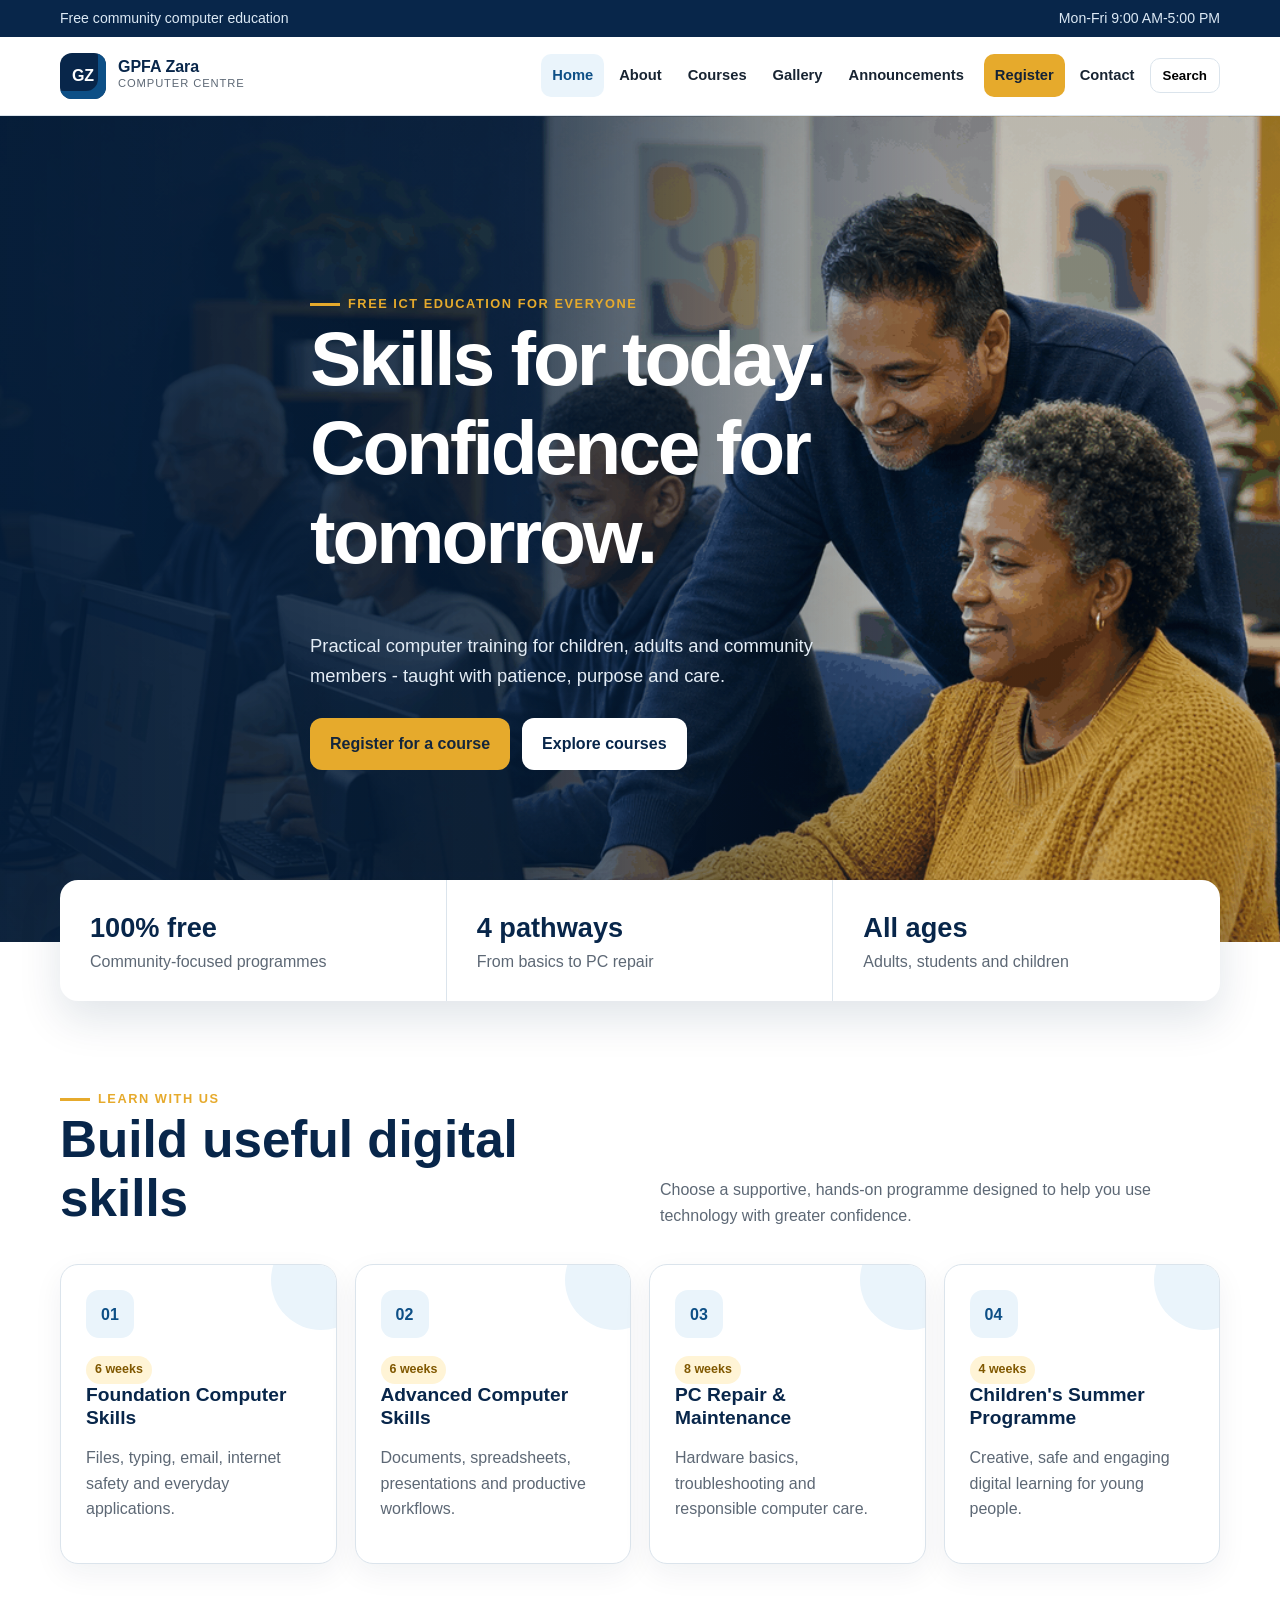
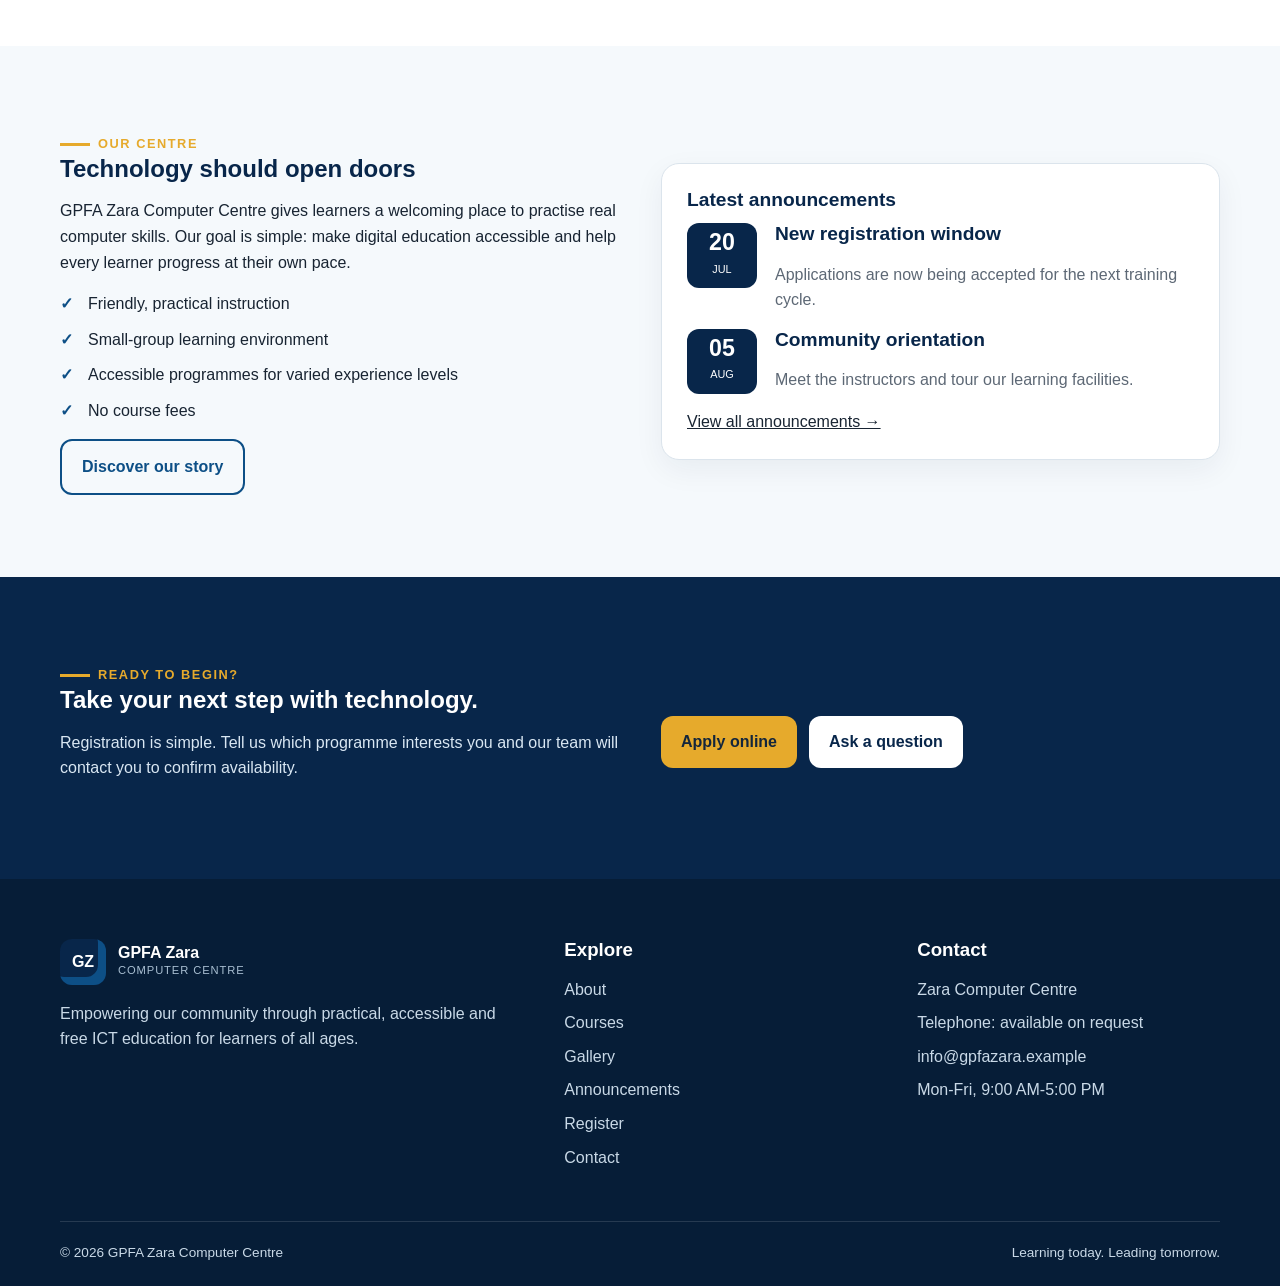
<file: index.html>
<!doctype html><html lang="en"><head><meta charset="utf-8"><meta name="viewport" content="width=device-width,initial-scale=1"><meta name="description" content="Free practical computer training for children, adults and the community."><title>GPFA Zara Computer Centre</title><link rel="stylesheet" href="assets/styles.css"></head><body><a class="skip-link" href="#main">Skip to content</a><div id="site-header"></div><main id="main"><section class="hero"><div class="container hero-content"><span class="eyebrow">Free ICT education for everyone</span><h1>Skills for today. Confidence for tomorrow.</h1><p>Practical computer training for children, adults and community members - taught with patience, purpose and care.</p><div class="actions"><a class="btn" href="register.html">Register for a course</a><a class="btn btn-secondary" href="courses.html">Explore courses</a></div></div></section><div class="hero-stats"><div class="container stat-grid"><div class="stat"><strong>100% free</strong><span>Community-focused programmes</span></div><div class="stat"><strong>4 pathways</strong><span>From basics to PC repair</span></div><div class="stat"><strong>All ages</strong><span>Adults, students and children</span></div></div></div><section><div class="container"><div class="section-head reveal"><div><span class="eyebrow">Learn with us</span><h2>Build useful digital skills</h2></div><p>Choose a supportive, hands-on programme designed to help you use technology with greater confidence.</p></div><div class="grid-4"><article class="card course-card reveal"><div class="icon">01</div><span class="tag">6 weeks</span><h3>Foundation Computer Skills</h3><p>Files, typing, email, internet safety and everyday applications.</p></article><article class="card course-card reveal"><div class="icon">02</div><span class="tag">6 weeks</span><h3>Advanced Computer Skills</h3><p>Documents, spreadsheets, presentations and productive workflows.</p></article><article class="card course-card reveal"><div class="icon">03</div><span class="tag">8 weeks</span><h3>PC Repair & Maintenance</h3><p>Hardware basics, troubleshooting and responsible computer care.</p></article><article class="card course-card reveal"><div class="icon">04</div><span class="tag">4 weeks</span><h3>Children's Summer Programme</h3><p>Creative, safe and engaging digital learning for young people.</p></article></div></div></section><section class="light"><div class="container grid-2"><div class="reveal"><span class="eyebrow">Our centre</span><h2>Technology should open doors</h2><p>GPFA Zara Computer Centre gives learners a welcoming place to practise real computer skills. Our goal is simple: make digital education accessible and help every learner progress at their own pace.</p><ul class="check-list"><li>Friendly, practical instruction</li><li>Small-group learning environment</li><li>Accessible programmes for varied experience levels</li><li>No course fees</li></ul><a class="btn btn-outline" href="about.html">Discover our story</a></div><div class="card reveal"><h3>Latest announcements</h3><article class="announcement"><div class="date-box"><strong>20</strong><span>Jul</span></div><div><h3>New registration window</h3><p>Applications are now being accepted for the next training cycle.</p></div></article><article class="announcement"><div class="date-box"><strong>05</strong><span>Aug</span></div><div><h3>Community orientation</h3><p>Meet the instructors and tour our learning facilities.</p></div></article><a href="announcements.html">View all announcements →</a></div></div></section><section class="band"><div class="container grid-2"><div><span class="eyebrow">Ready to begin?</span><h2>Take your next step with technology.</h2><p>Registration is simple. Tell us which programme interests you and our team will contact you to confirm availability.</p></div><div class="actions"><a class="btn" href="register.html">Apply online</a><a class="btn btn-secondary" href="contact.html">Ask a question</a></div></div></section></main><div id="site-footer"></div><script src="assets/site.js"></script></body></html>
</file>
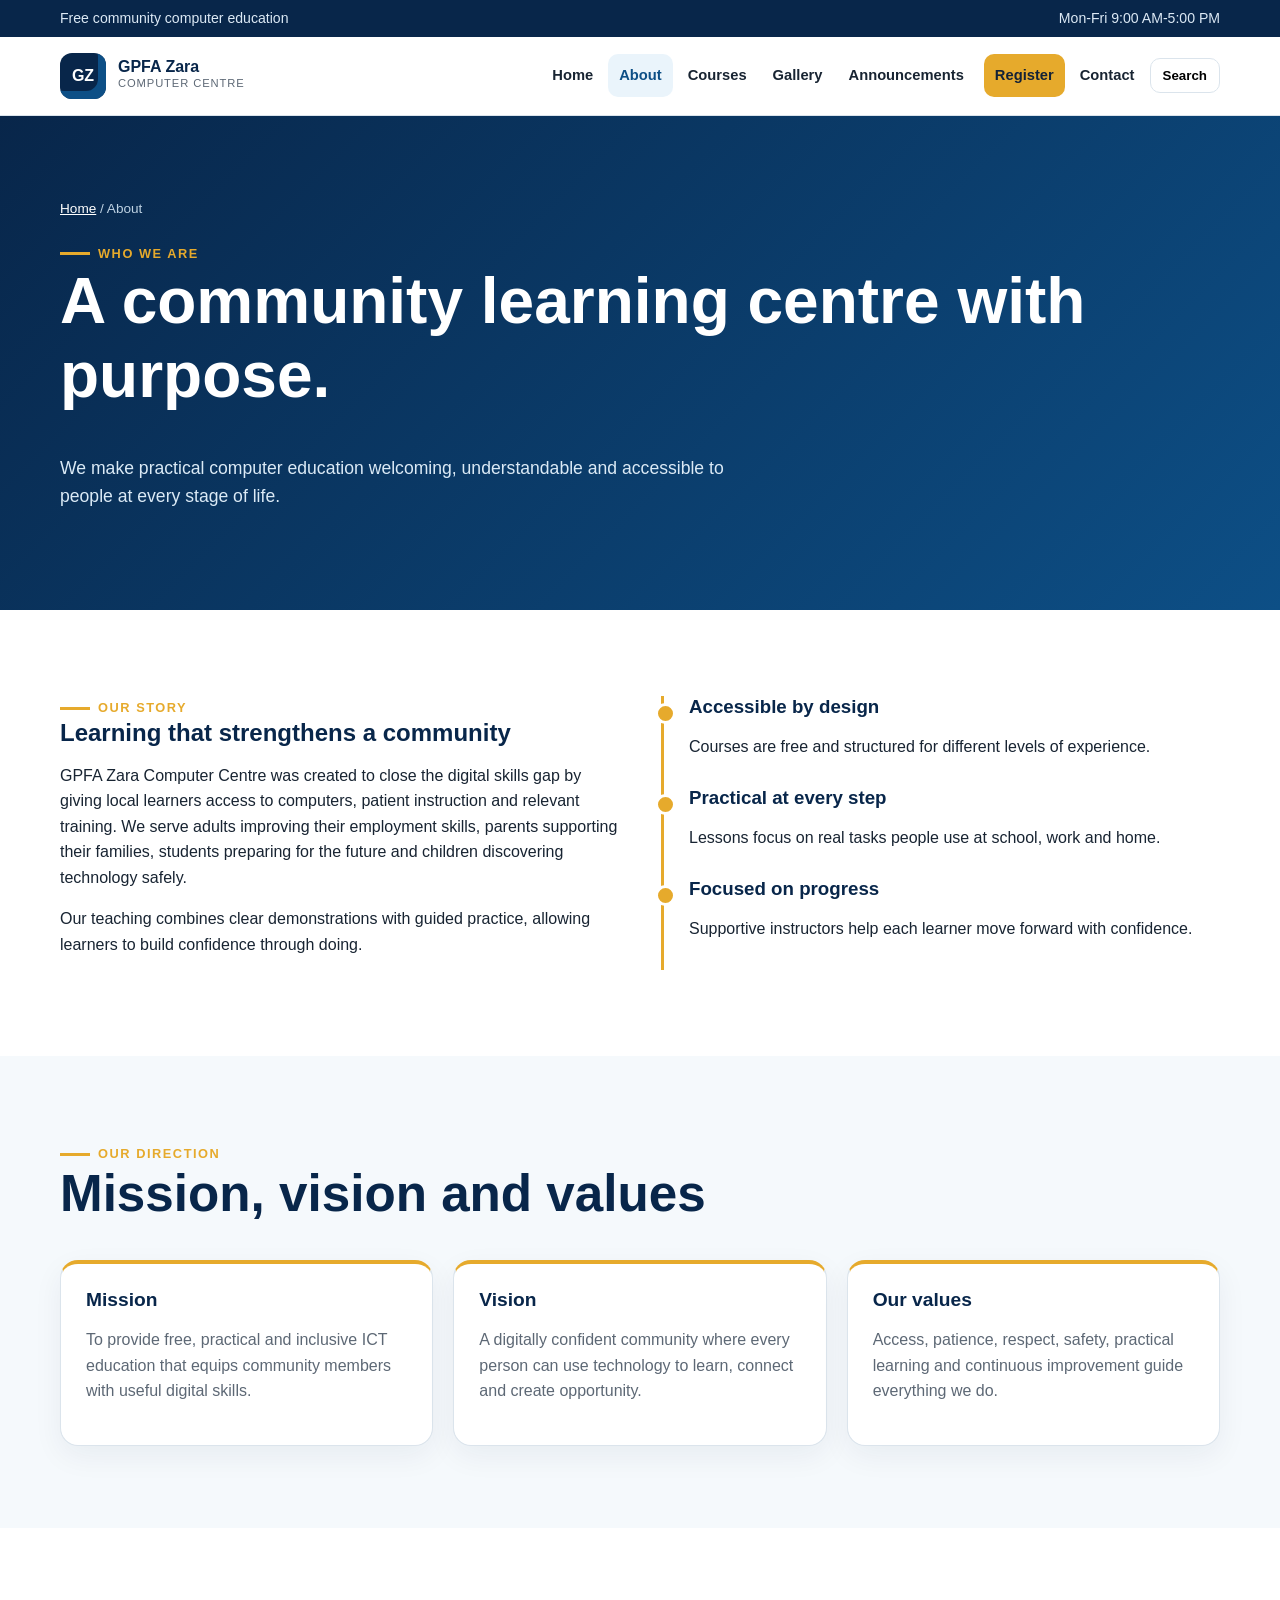
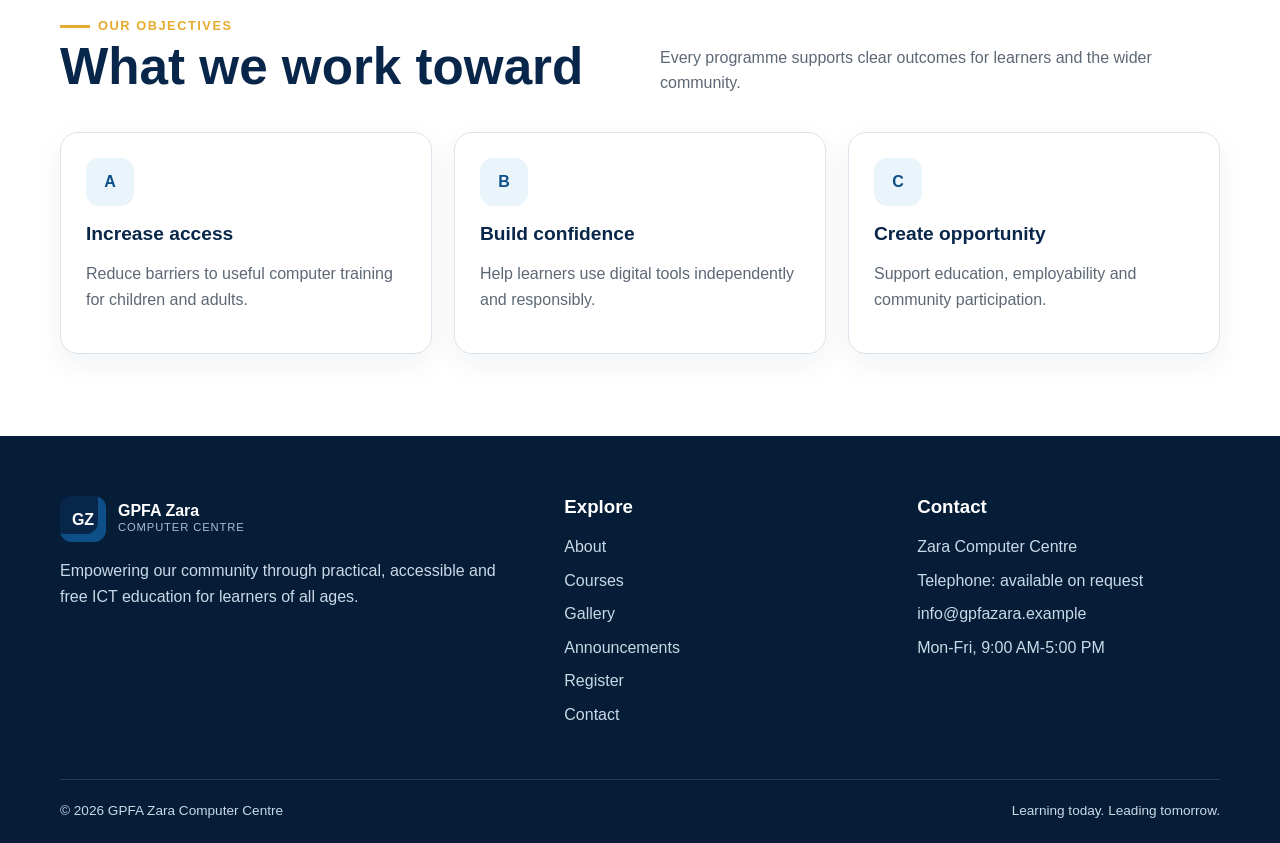
<file: about.html>
<!doctype html><html lang="en"><head><meta charset="utf-8"><meta name="viewport" content="width=device-width,initial-scale=1"><title>About Us | GPFA Zara Computer Centre</title><link rel="stylesheet" href="assets/styles.css"></head><body><a class="skip-link" href="#main">Skip to content</a><div id="site-header"></div><main id="main"><header class="page-hero"><div class="container"><div class="crumbs"><a href="index.html">Home</a> / About</div><span class="eyebrow">Who we are</span><h1>A community learning centre with purpose.</h1><p>We make practical computer education welcoming, understandable and accessible to people at every stage of life.</p></div></header><section><div class="container grid-2"><div class="reveal"><span class="eyebrow">Our story</span><h2>Learning that strengthens a community</h2><p>GPFA Zara Computer Centre was created to close the digital skills gap by giving local learners access to computers, patient instruction and relevant training. We serve adults improving their employment skills, parents supporting their families, students preparing for the future and children discovering technology safely.</p><p>Our teaching combines clear demonstrations with guided practice, allowing learners to build confidence through doing.</p></div><div class="timeline reveal"><article><h3>Accessible by design</h3><p>Courses are free and structured for different levels of experience.</p></article><article><h3>Practical at every step</h3><p>Lessons focus on real tasks people use at school, work and home.</p></article><article><h3>Focused on progress</h3><p>Supportive instructors help each learner move forward with confidence.</p></article></div></div></section><section class="light"><div class="container"><div class="section-head"><div><span class="eyebrow">Our direction</span><h2>Mission, vision and values</h2></div></div><div class="values"><article class="card value reveal"><h3>Mission</h3><p>To provide free, practical and inclusive ICT education that equips community members with useful digital skills.</p></article><article class="card value reveal"><h3>Vision</h3><p>A digitally confident community where every person can use technology to learn, connect and create opportunity.</p></article><article class="card value reveal"><h3>Our values</h3><p>Access, patience, respect, safety, practical learning and continuous improvement guide everything we do.</p></article></div></div></section><section><div class="container"><div class="section-head"><div><span class="eyebrow">Our objectives</span><h2>What we work toward</h2></div><p>Every programme supports clear outcomes for learners and the wider community.</p></div><div class="grid-3"><div class="card reveal"><div class="icon">A</div><h3>Increase access</h3><p>Reduce barriers to useful computer training for children and adults.</p></div><div class="card reveal"><div class="icon">B</div><h3>Build confidence</h3><p>Help learners use digital tools independently and responsibly.</p></div><div class="card reveal"><div class="icon">C</div><h3>Create opportunity</h3><p>Support education, employability and community participation.</p></div></div></div></section></main><div id="site-footer"></div><script src="assets/site.js"></script></body></html>
</file>
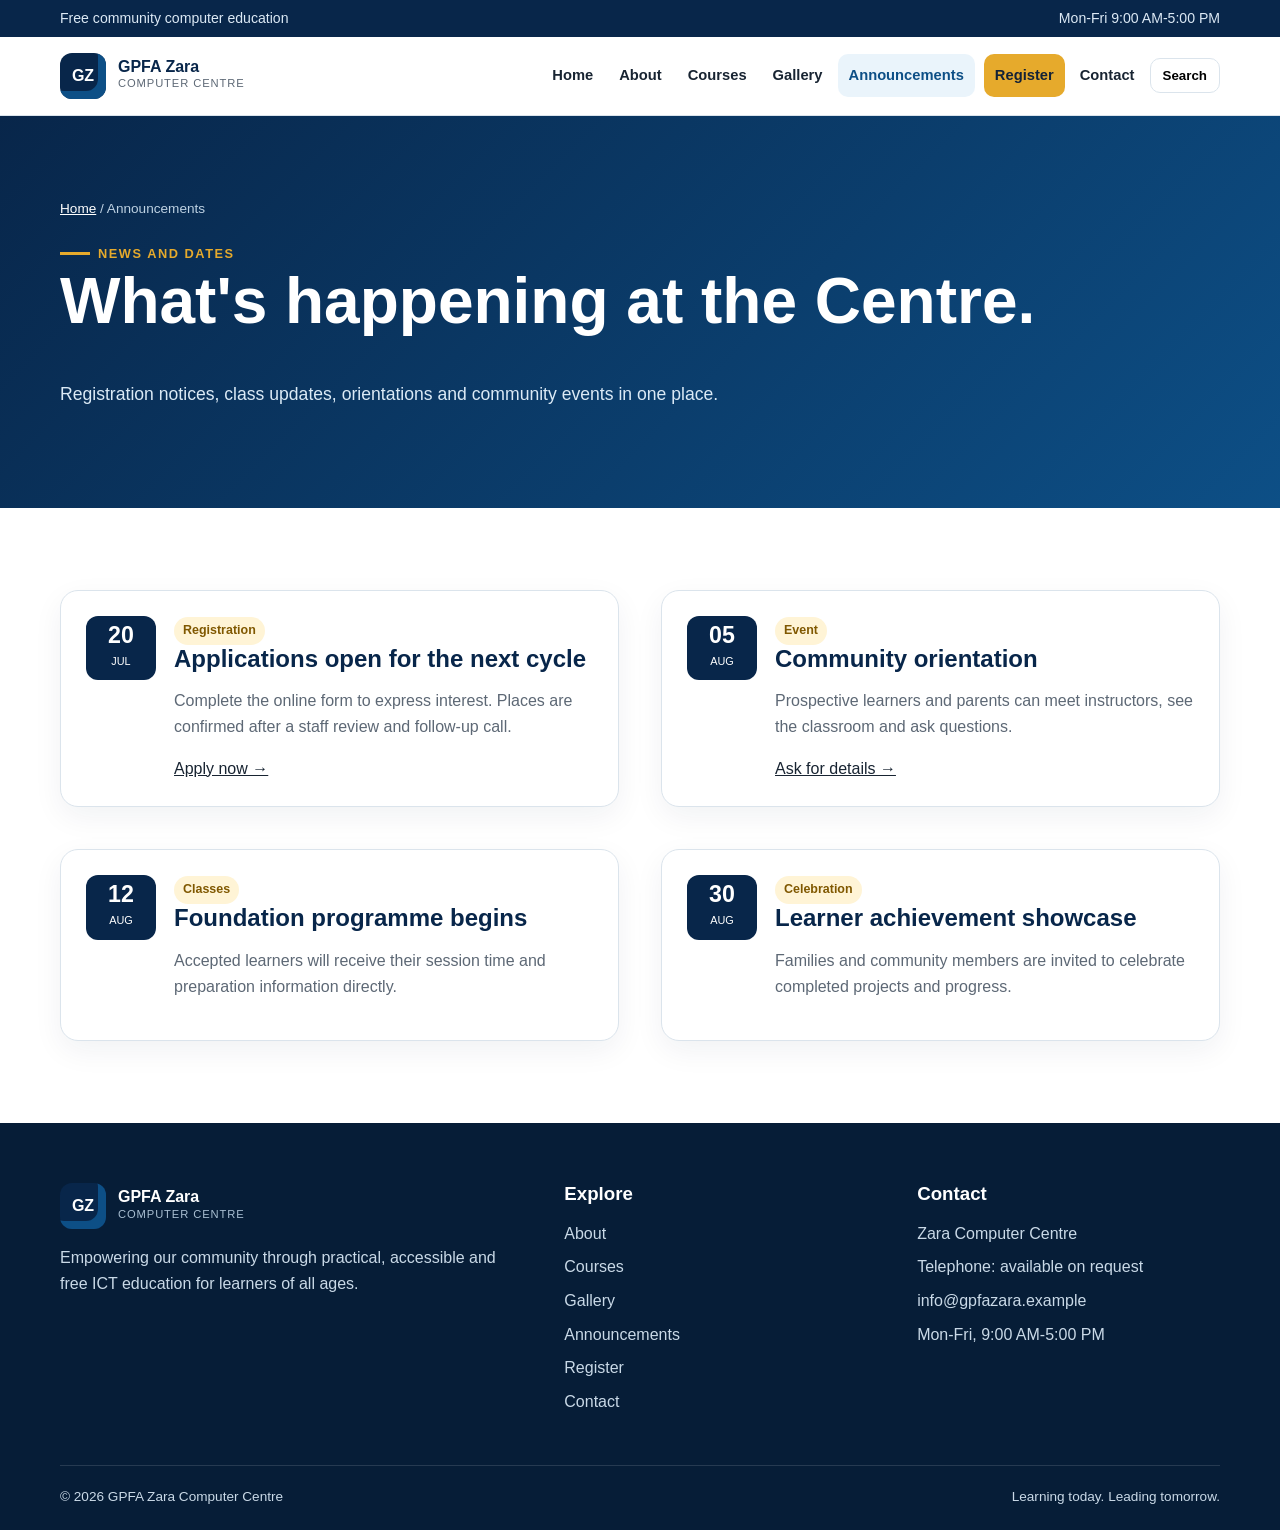
<file: announcements.html>
<!doctype html><html lang="en"><head><meta charset="utf-8"><meta name="viewport" content="width=device-width,initial-scale=1"><title>Announcements | GPFA Zara Computer Centre</title><link rel="stylesheet" href="assets/styles.css"></head><body><a class="skip-link" href="#main">Skip to content</a><div id="site-header"></div><main id="main"><header class="page-hero"><div class="container"><div class="crumbs"><a href="index.html">Home</a> / Announcements</div><span class="eyebrow">News and dates</span><h1>What's happening at the Centre.</h1><p>Registration notices, class updates, orientations and community events in one place.</p></div></header><section><div class="container grid-2"><article class="card announcement reveal"><div class="date-box"><strong>20</strong><span>Jul</span></div><div><span class="tag">Registration</span><h2>Applications open for the next cycle</h2><p>Complete the online form to express interest. Places are confirmed after a staff review and follow-up call.</p><a href="register.html">Apply now →</a></div></article><article class="card announcement reveal"><div class="date-box"><strong>05</strong><span>Aug</span></div><div><span class="tag">Event</span><h2>Community orientation</h2><p>Prospective learners and parents can meet instructors, see the classroom and ask questions.</p><a href="contact.html">Ask for details →</a></div></article><article class="card announcement reveal"><div class="date-box"><strong>12</strong><span>Aug</span></div><div><span class="tag">Classes</span><h2>Foundation programme begins</h2><p>Accepted learners will receive their session time and preparation information directly.</p></div></article><article class="card announcement reveal"><div class="date-box"><strong>30</strong><span>Aug</span></div><div><span class="tag">Celebration</span><h2>Learner achievement showcase</h2><p>Families and community members are invited to celebrate completed projects and progress.</p></div></article></div></section></main><div id="site-footer"></div><script src="assets/site.js"></script></body></html>
</file>
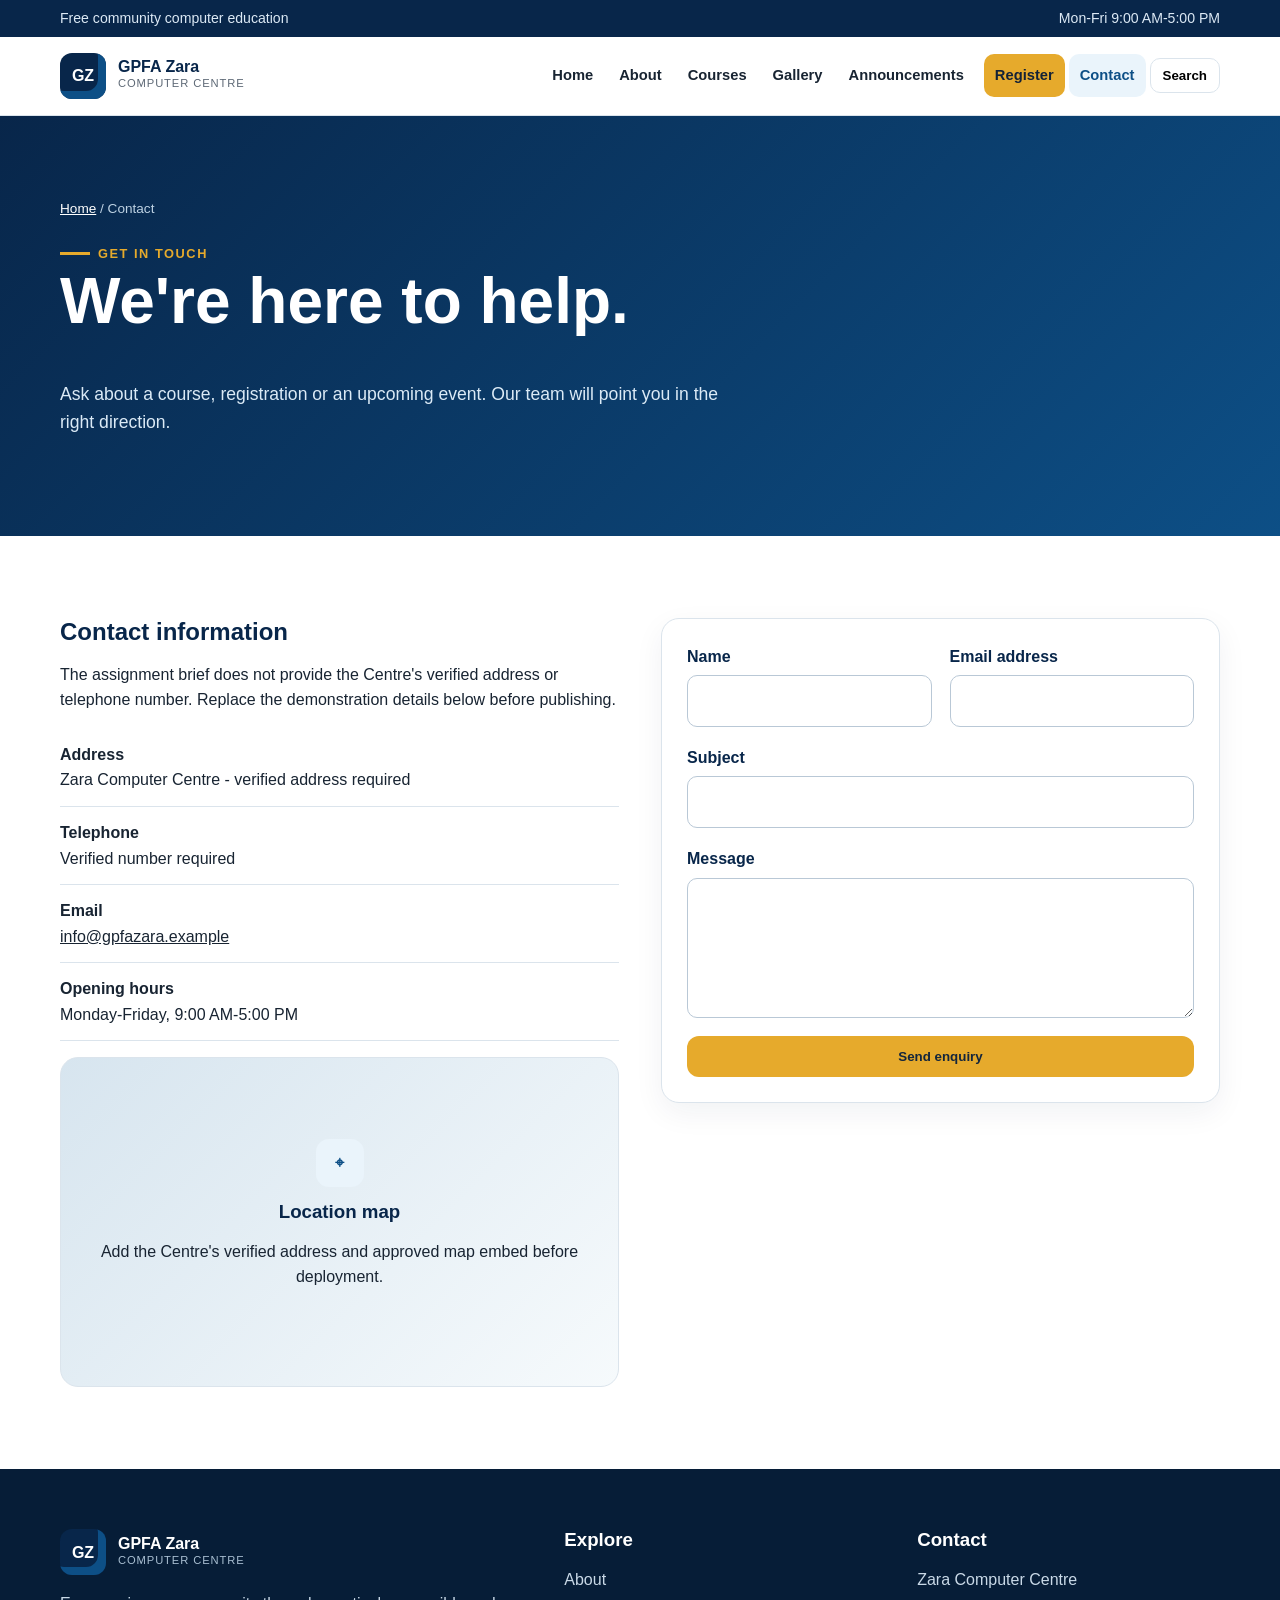
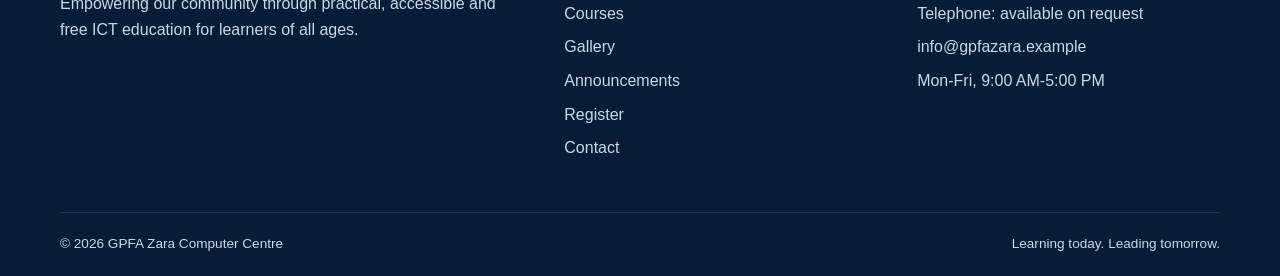
<file: contact.html>
<!doctype html><html lang="en"><head><meta charset="utf-8"><meta name="viewport" content="width=device-width,initial-scale=1"><title>Contact | GPFA Zara Computer Centre</title><link rel="stylesheet" href="assets/styles.css"></head><body><a class="skip-link" href="#main">Skip to content</a><div id="site-header"></div><main id="main"><header class="page-hero"><div class="container"><div class="crumbs"><a href="index.html">Home</a> / Contact</div><span class="eyebrow">Get in touch</span><h1>We're here to help.</h1><p>Ask about a course, registration or an upcoming event. Our team will point you in the right direction.</p></div></header><section><div class="container grid-2" style="align-items:start"><div><h2>Contact information</h2><p>The assignment brief does not provide the Centre's verified address or telephone number. Replace the demonstration details below before publishing.</p><ul class="contact-list"><li><strong>Address</strong><br>Zara Computer Centre - verified address required</li><li><strong>Telephone</strong><br>Verified number required</li><li><strong>Email</strong><br><a href="mailto:info@gpfazara.example">info@gpfazara.example</a></li><li><strong>Opening hours</strong><br>Monday-Friday, 9:00 AM-5:00 PM</li></ul><div class="map"><div><div class="icon" style="margin:auto auto 14px">⌖</div><h3>Location map</h3><p>Add the Centre's verified address and approved map embed before deployment.</p></div></div></div><form class="card form-grid" data-demo><div class="field"><label for="name">Name</label><input id="name" name="name" autocomplete="name" required></div><div class="field"><label for="email">Email address</label><input id="email" name="email" type="email" autocomplete="email" required></div><div class="field full"><label for="subject">Subject</label><input id="subject" name="subject" required></div><div class="field full"><label for="message">Message</label><textarea id="message" name="message" required></textarea></div><div class="field full"><button class="btn" type="submit">Send enquiry</button><div class="form-message" tabindex="-1">Thank you. Your demonstration enquiry was validated successfully.</div></div></form></div></section></main><div id="site-footer"></div><script src="assets/site.js"></script></body></html>
</file>
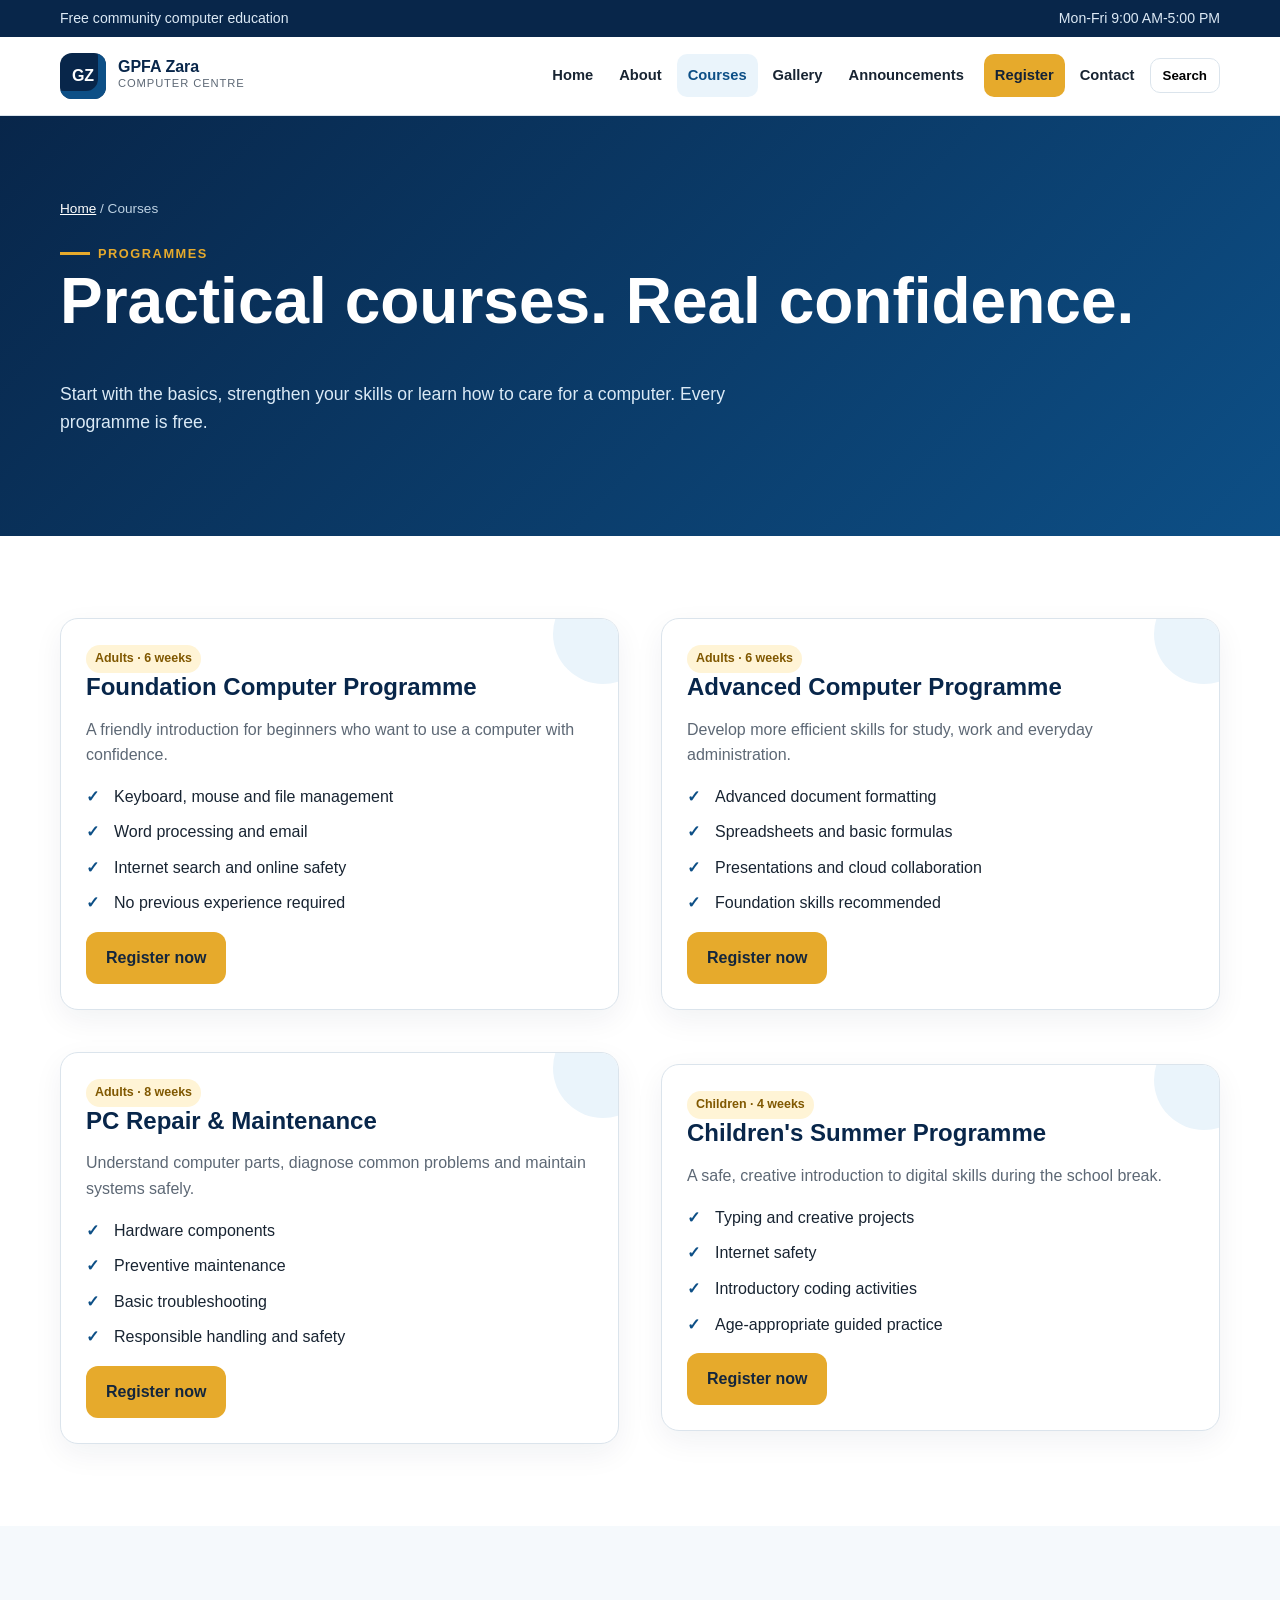
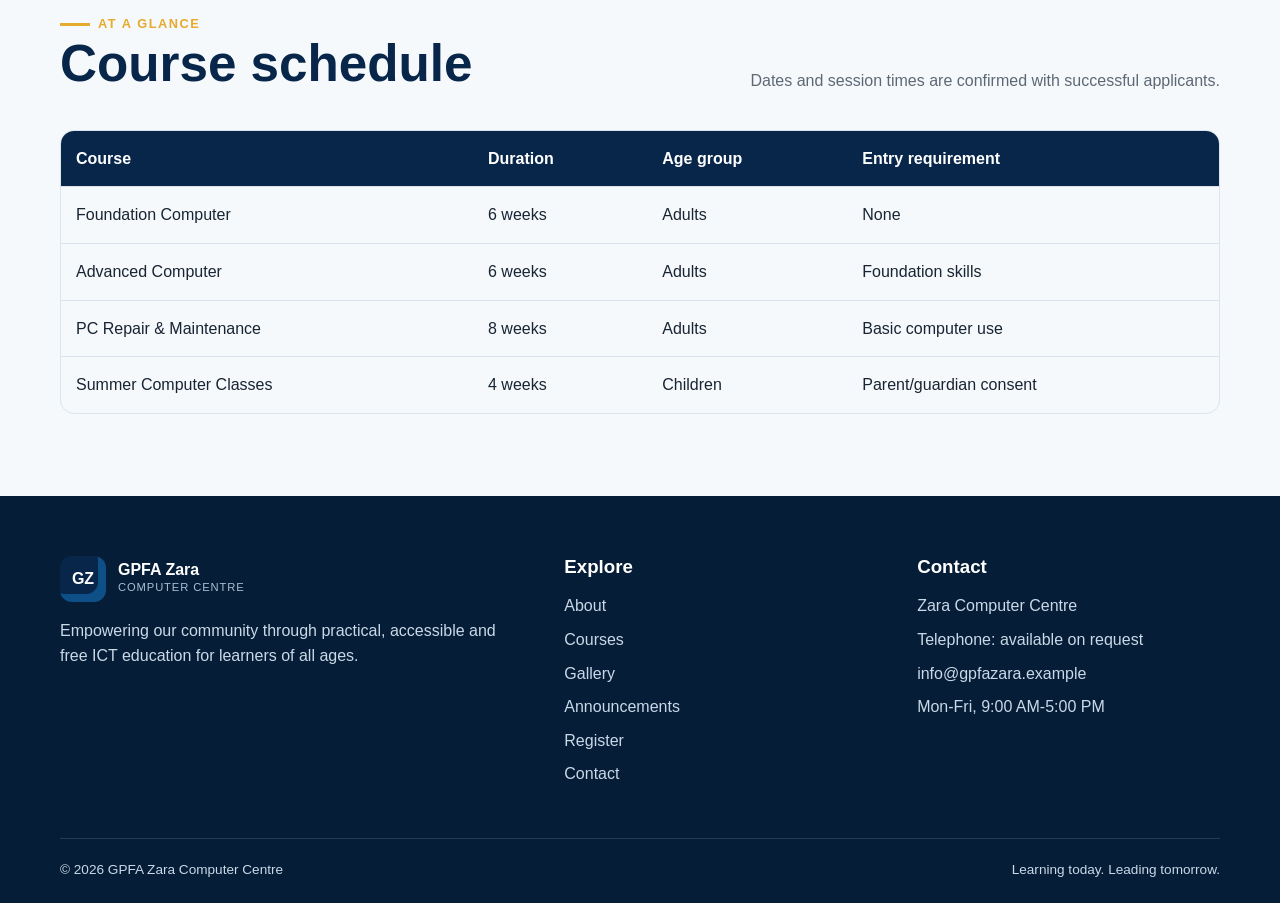
<file: courses.html>
<!doctype html><html lang="en"><head><meta charset="utf-8"><meta name="viewport" content="width=device-width,initial-scale=1"><title>Courses | GPFA Zara Computer Centre</title><link rel="stylesheet" href="assets/styles.css"></head><body><a class="skip-link" href="#main">Skip to content</a><div id="site-header"></div><main id="main"><header class="page-hero"><div class="container"><div class="crumbs"><a href="index.html">Home</a> / Courses</div><span class="eyebrow">Programmes</span><h1>Practical courses. Real confidence.</h1><p>Start with the basics, strengthen your skills or learn how to care for a computer. Every programme is free.</p></div></header><section><div class="container"><div class="grid-2"><article class="card course-card reveal"><span class="tag">Adults · 6 weeks</span><h2>Foundation Computer Programme</h2><p>A friendly introduction for beginners who want to use a computer with confidence.</p><ul class="check-list"><li>Keyboard, mouse and file management</li><li>Word processing and email</li><li>Internet search and online safety</li><li>No previous experience required</li></ul><a class="btn" href="register.html?course=foundation">Register now</a></article><article class="card course-card reveal"><span class="tag">Adults · 6 weeks</span><h2>Advanced Computer Programme</h2><p>Develop more efficient skills for study, work and everyday administration.</p><ul class="check-list"><li>Advanced document formatting</li><li>Spreadsheets and basic formulas</li><li>Presentations and cloud collaboration</li><li>Foundation skills recommended</li></ul><a class="btn" href="register.html?course=advanced">Register now</a></article><article class="card course-card reveal"><span class="tag">Adults · 8 weeks</span><h2>PC Repair & Maintenance</h2><p>Understand computer parts, diagnose common problems and maintain systems safely.</p><ul class="check-list"><li>Hardware components</li><li>Preventive maintenance</li><li>Basic troubleshooting</li><li>Responsible handling and safety</li></ul><a class="btn" href="register.html?course=repair">Register now</a></article><article class="card course-card reveal"><span class="tag">Children · 4 weeks</span><h2>Children's Summer Programme</h2><p>A safe, creative introduction to digital skills during the school break.</p><ul class="check-list"><li>Typing and creative projects</li><li>Internet safety</li><li>Introductory coding activities</li><li>Age-appropriate guided practice</li></ul><a class="btn" href="register.html?course=summer">Register now</a></article></div></div></section><section class="light"><div class="container"><div class="section-head"><div><span class="eyebrow">At a glance</span><h2>Course schedule</h2></div><p>Dates and session times are confirmed with successful applicants.</p></div><div class="table-wrap"><table><thead><tr><th>Course</th><th>Duration</th><th>Age group</th><th>Entry requirement</th></tr></thead><tbody><tr><td>Foundation Computer</td><td>6 weeks</td><td>Adults</td><td>None</td></tr><tr><td>Advanced Computer</td><td>6 weeks</td><td>Adults</td><td>Foundation skills</td></tr><tr><td>PC Repair & Maintenance</td><td>8 weeks</td><td>Adults</td><td>Basic computer use</td></tr><tr><td>Summer Computer Classes</td><td>4 weeks</td><td>Children</td><td>Parent/guardian consent</td></tr></tbody></table></div></div></section></main><div id="site-footer"></div><script src="assets/site.js"></script></body></html>
</file>
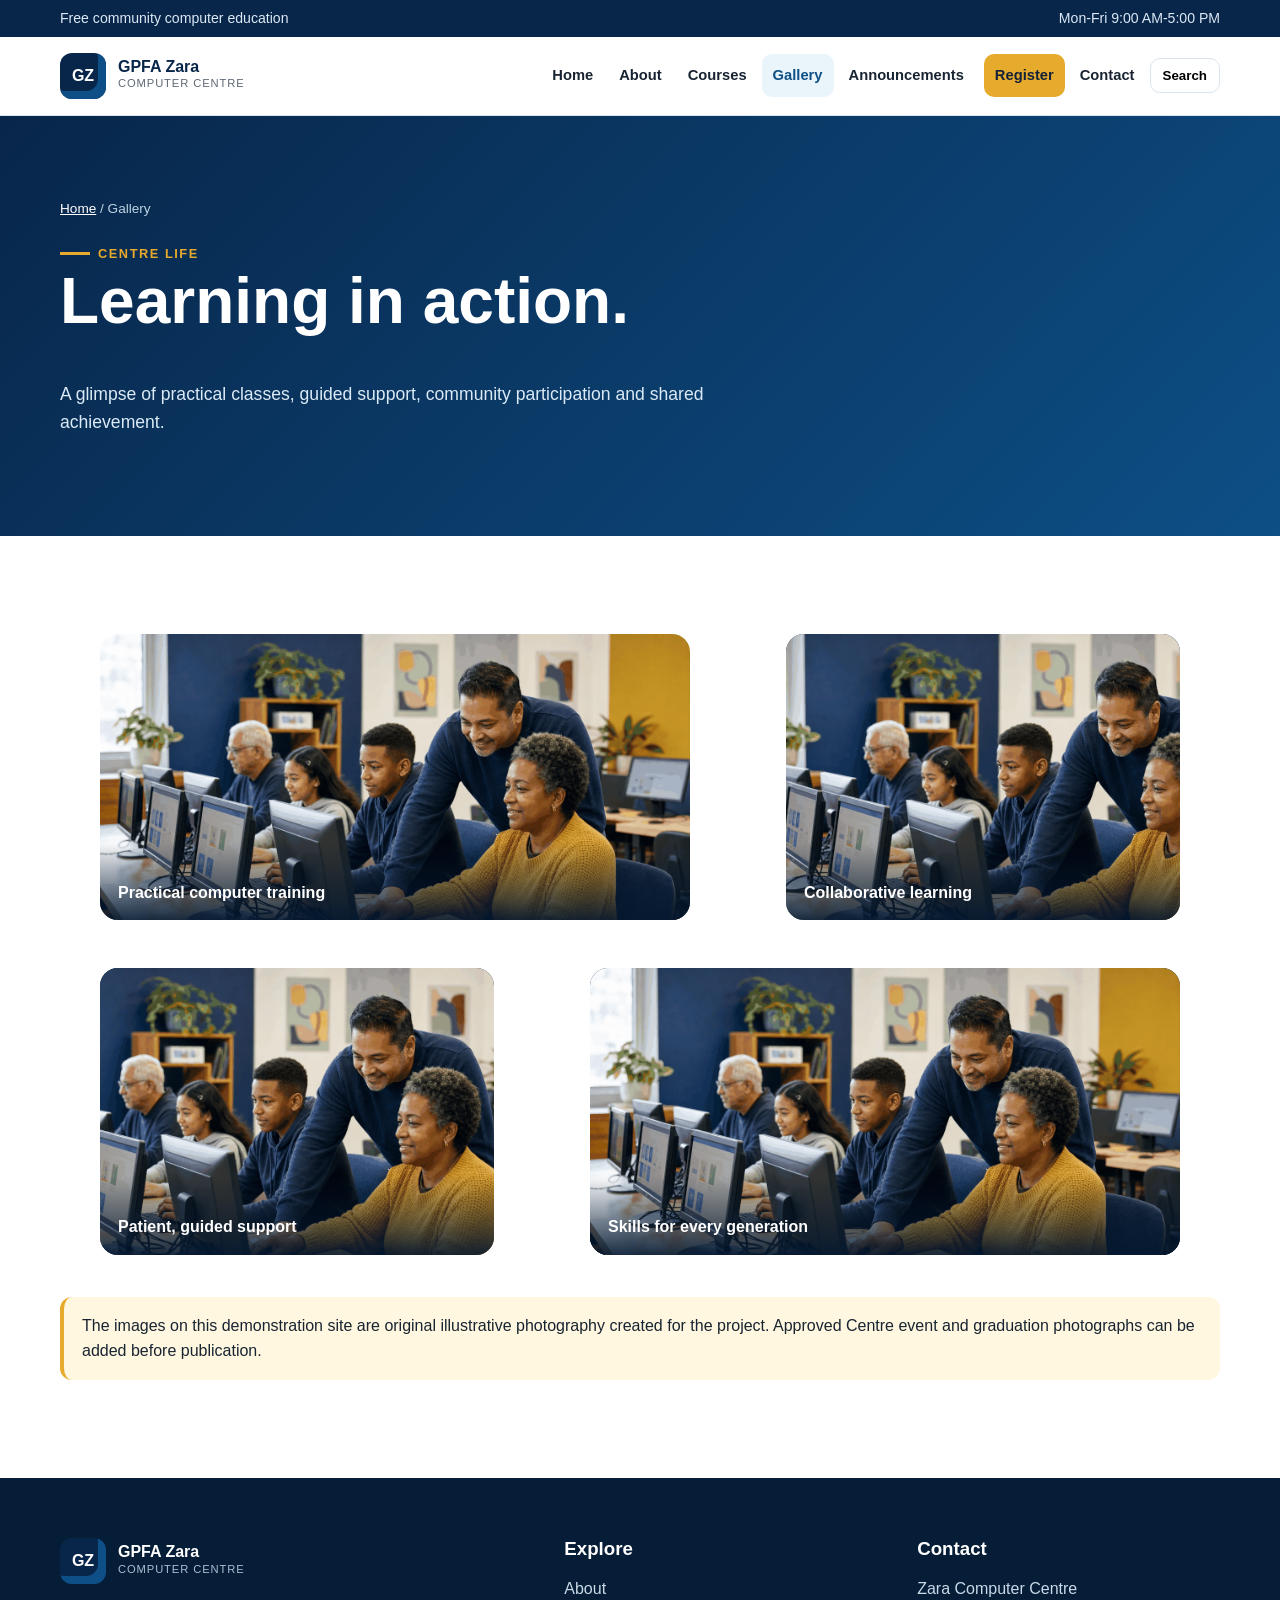
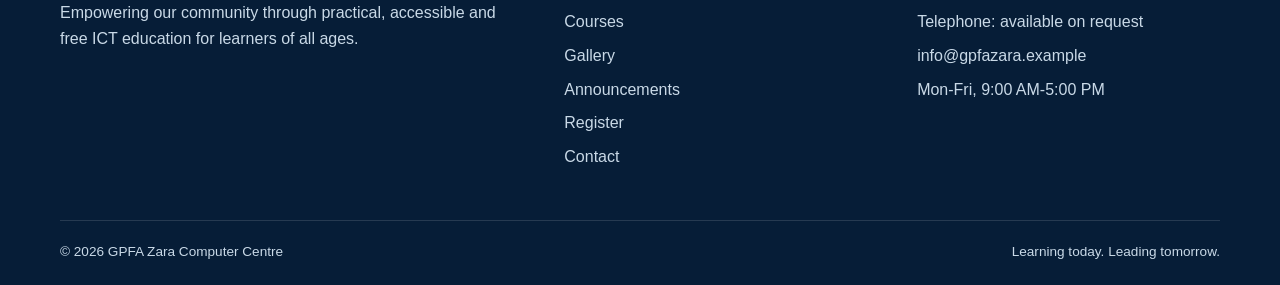
<file: gallery.html>
<!doctype html><html lang="en"><head><meta charset="utf-8"><meta name="viewport" content="width=device-width,initial-scale=1"><title>Gallery | GPFA Zara Computer Centre</title><link rel="stylesheet" href="assets/styles.css"></head><body><a class="skip-link" href="#main">Skip to content</a><div id="site-header"></div><main id="main"><header class="page-hero"><div class="container"><div class="crumbs"><a href="index.html">Home</a> / Gallery</div><span class="eyebrow">Centre life</span><h1>Learning in action.</h1><p>A glimpse of practical classes, guided support, community participation and shared achievement.</p></div></header><section><div class="container"><div class="gallery-grid"><figure class="gallery-item reveal"><img src="assets/hero-community-classroom.png" alt="Instructor supporting adult and young learners at desktop computers"><figcaption>Practical computer training</figcaption></figure><figure class="gallery-item reveal"><img src="assets/hero-community-classroom.png" alt="Learners working together in the computer classroom"><figcaption>Collaborative learning</figcaption></figure><figure class="gallery-item reveal"><img src="assets/hero-community-classroom.png" alt="Learner receiving one-to-one guidance from an instructor"><figcaption>Patient, guided support</figcaption></figure><figure class="gallery-item reveal"><img src="assets/hero-community-classroom.png" alt="A mixed-age community computer class"><figcaption>Skills for every generation</figcaption></figure></div><p class="notice" style="margin-top:26px">The images on this demonstration site are original illustrative photography created for the project. Approved Centre event and graduation photographs can be added before publication.</p></div></section></main><div id="site-footer"></div><script src="assets/site.js"></script></body></html>
</file>
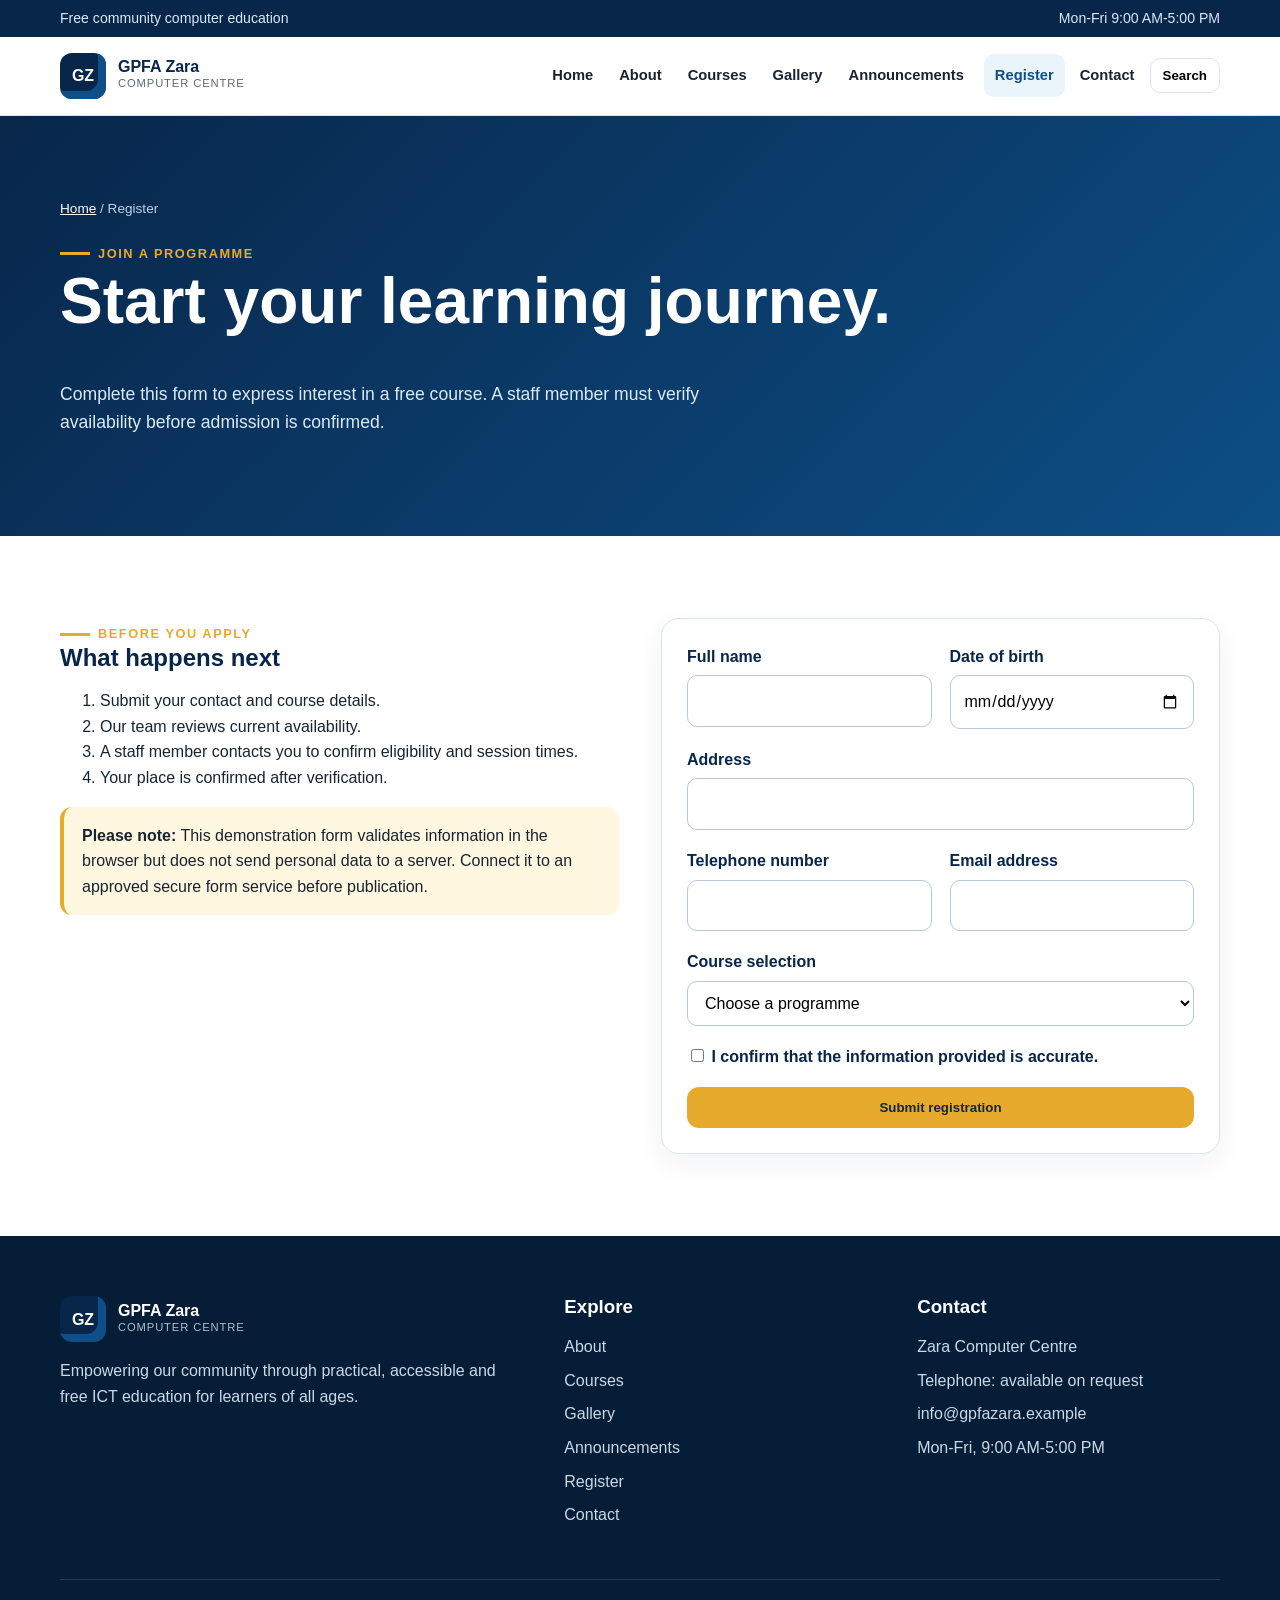
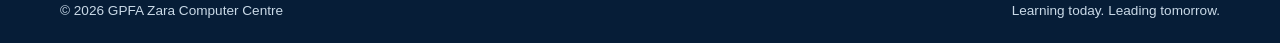
<file: register.html>
<!doctype html><html lang="en"><head><meta charset="utf-8"><meta name="viewport" content="width=device-width,initial-scale=1"><title>Register | GPFA Zara Computer Centre</title><link rel="stylesheet" href="assets/styles.css"></head><body><a class="skip-link" href="#main">Skip to content</a><div id="site-header"></div><main id="main"><header class="page-hero"><div class="container"><div class="crumbs"><a href="index.html">Home</a> / Register</div><span class="eyebrow">Join a programme</span><h1>Start your learning journey.</h1><p>Complete this form to express interest in a free course. A staff member must verify availability before admission is confirmed.</p></div></header><section><div class="container grid-2" style="align-items:start"><div><span class="eyebrow">Before you apply</span><h2>What happens next</h2><ol><li>Submit your contact and course details.</li><li>Our team reviews current availability.</li><li>A staff member contacts you to confirm eligibility and session times.</li><li>Your place is confirmed after verification.</li></ol><div class="notice"><strong>Please note:</strong> This demonstration form validates information in the browser but does not send personal data to a server. Connect it to an approved secure form service before publication.</div></div><form class="card form-grid" data-demo><div class="field"><label for="full-name">Full name</label><input id="full-name" name="fullName" autocomplete="name" required></div><div class="field"><label for="dob">Date of birth</label><input id="dob" name="dob" type="date" required></div><div class="field full"><label for="address">Address</label><input id="address" name="address" autocomplete="street-address" required></div><div class="field"><label for="phone">Telephone number</label><input id="phone" name="phone" type="tel" autocomplete="tel" required></div><div class="field"><label for="email">Email address</label><input id="email" name="email" type="email" autocomplete="email" required></div><div class="field full"><label for="course">Course selection</label><select id="course" name="course" required><option value="">Choose a programme</option><option value="foundation">Foundation Computer Programme</option><option value="advanced">Advanced Computer Programme</option><option value="repair">PC Repair & Maintenance</option><option value="summer">Children's Summer Programme</option></select></div><div class="field full"><label><input type="checkbox" required> I confirm that the information provided is accurate.</label></div><div class="field full"><button class="btn" type="submit">Submit registration</button><div class="form-message" tabindex="-1">Thank you. Your demonstration registration was validated successfully.</div></div></form></div></section></main><div id="site-footer"></div><script src="assets/site.js"></script><script>const q=new URLSearchParams(location.search).get('course');if(q)document.querySelector('#course').value=q;</script></body></html>
</file>
<file: assets/styles.css>
:root{--navy:#08264a;--blue:#0d4f86;--sky:#eaf4fb;--gold:#e6aa2c;--ink:#182432;--muted:#5d6875;--white:#fff;--line:#dbe4ec;--shadow:0 18px 44px rgba(8,38,74,.12);--radius:18px;--max:1160px}*{box-sizing:border-box}html{scroll-behavior:smooth}body{margin:0;color:var(--ink);font-family:Arial,Calibri,sans-serif;line-height:1.6;background:#fff}a{color:inherit}img{max-width:100%;display:block}.container{width:min(var(--max),calc(100% - 40px));margin:auto}.skip-link{position:absolute;left:-999px;top:10px;background:#fff;padding:10px;z-index:999}.skip-link:focus{left:10px}.topbar{background:var(--navy);color:#dce9f5;font-size:.88rem}.topbar .container{display:flex;justify-content:space-between;gap:20px;padding:7px 0}.site-header{position:sticky;top:0;z-index:50;background:rgba(255,255,255,.97);border-bottom:1px solid var(--line);backdrop-filter:blur(12px)}.nav-wrap{min-height:78px;display:flex;align-items:center;justify-content:space-between;gap:24px}.brand{display:flex;align-items:center;gap:12px;text-decoration:none}.brand-mark{width:46px;height:46px;border-radius:12px;background:var(--navy);color:#fff;display:grid;place-items:center;font-weight:800;box-shadow:inset -8px -8px 0 var(--blue)}.brand strong{display:block;color:var(--navy);line-height:1.1}.brand small{display:block;color:var(--muted);font-size:.7rem;letter-spacing:.08em;text-transform:uppercase}.nav-links{display:flex;align-items:center;gap:4px}.nav-links a{padding:10px 11px;text-decoration:none;font-weight:700;font-size:.92rem;border-radius:10px}.nav-links a:hover,.nav-links a.active{background:var(--sky);color:var(--blue)}.nav-links .nav-cta{background:var(--gold);color:#132237;margin-left:5px}.menu-btn{display:none;border:1px solid var(--line);background:#fff;border-radius:10px;padding:9px 12px;font-weight:700}.search-panel{display:none;background:#f6f9fc;border-bottom:1px solid var(--line)}.search-panel.open{display:block}.search-panel .container{padding:13px 0;display:flex;gap:10px}.search-panel input{flex:1}.hero{position:relative;min-height:600px;display:grid;align-items:center;background:linear-gradient(90deg,rgba(5,28,55,.96) 0%,rgba(5,28,55,.82) 38%,rgba(5,28,55,.15) 74%),url('hero-community-classroom.png') center/cover;color:#fff}.hero-content{max-width:660px;padding:90px 0}.eyebrow{display:inline-flex;align-items:center;gap:8px;color:var(--gold);font-size:.8rem;font-weight:800;letter-spacing:.12em;text-transform:uppercase}.eyebrow:before{content:"";width:30px;height:3px;background:var(--gold)}h1,h2,h3{line-height:1.16;margin:0 0 .65em;color:var(--navy)}.hero h1{font-size:clamp(2.6rem,6vw,5.1rem);color:#fff;letter-spacing:-.04em;max-width:700px}.hero p{font-size:1.15rem;color:#e4edf6;max-width:580px}.actions{display:flex;gap:12px;flex-wrap:wrap;margin-top:28px}.btn{display:inline-flex;align-items:center;justify-content:center;gap:8px;border:0;border-radius:12px;padding:13px 20px;text-decoration:none;font-weight:800;cursor:pointer;background:var(--gold);color:#14263c}.btn:hover{filter:brightness(.96);transform:translateY(-1px)}.btn-secondary{background:#fff;color:var(--navy)}.btn-outline{background:transparent;color:var(--blue);border:2px solid var(--blue)}.hero-stats{margin-top:-62px;position:relative;z-index:3}.stat-grid{background:#fff;border-radius:var(--radius);box-shadow:var(--shadow);display:grid;grid-template-columns:repeat(3,1fr);overflow:hidden}.stat{padding:26px 30px;border-right:1px solid var(--line)}.stat:last-child{border:0}.stat strong{display:block;font-size:1.7rem;color:var(--navy)}.stat span{color:var(--muted)}section{padding:82px 0}.section-head{display:flex;justify-content:space-between;align-items:end;gap:30px;margin-bottom:36px}.section-head h2{font-size:clamp(2rem,4vw,3.2rem);margin:0}.section-head p{max-width:560px;margin:0;color:var(--muted)}.grid-2{display:grid;grid-template-columns:1fr 1fr;gap:42px;align-items:center}.grid-3{display:grid;grid-template-columns:repeat(3,1fr);gap:22px}.grid-4{display:grid;grid-template-columns:repeat(4,1fr);gap:18px}.card{background:#fff;border:1px solid var(--line);border-radius:var(--radius);padding:25px;box-shadow:0 10px 30px rgba(8,38,74,.06)}.card h3{font-size:1.2rem}.card p{color:var(--muted)}.icon{width:48px;height:48px;border-radius:13px;background:var(--sky);color:var(--blue);display:grid;place-items:center;font-weight:900;margin-bottom:17px}.course-card{position:relative;overflow:hidden}.course-card:after{content:"";position:absolute;right:-35px;top:-35px;width:100px;height:100px;border-radius:50%;background:var(--sky)}.tag{display:inline-block;background:#fff4d6;color:#805800;border-radius:999px;padding:4px 9px;font-size:.78rem;font-weight:800}.course-meta{display:flex;gap:12px;color:var(--muted);font-size:.87rem;margin:14px 0}.band{background:var(--navy);color:#fff}.band h2,.band h3{color:#fff}.band p{color:#d9e7f3}.light{background:#f5f9fc}.announcement{display:grid;grid-template-columns:70px 1fr;gap:18px;align-items:start}.date-box{background:var(--navy);color:#fff;text-align:center;border-radius:12px;padding:8px}.date-box strong{font-size:1.45rem;display:block;line-height:1}.date-box span{font-size:.68rem;text-transform:uppercase}.page-hero{padding:82px 0;background:linear-gradient(135deg,var(--navy),var(--blue));color:#fff}.page-hero h1{color:#fff;font-size:clamp(2.5rem,5vw,4.4rem)}.page-hero p{max-width:680px;color:#dbeaf6;font-size:1.1rem}.crumbs{font-size:.85rem;color:#bed2e3;margin-bottom:18px}.crumbs a{color:#fff}.values{display:grid;grid-template-columns:repeat(3,1fr);gap:20px}.value{border-top:4px solid var(--gold)}.timeline{border-left:3px solid var(--gold);padding-left:25px}.timeline article{position:relative;margin:0 0 28px}.timeline article:before{content:"";position:absolute;left:-34px;top:7px;width:15px;height:15px;border-radius:50%;background:var(--gold);border:3px solid #fff}.check-list{padding:0;list-style:none}.check-list li{margin:10px 0;padding-left:28px;position:relative}.check-list li:before{content:"✓";position:absolute;left:0;color:var(--blue);font-weight:900}.table-wrap{overflow:auto;border:1px solid var(--line);border-radius:14px}table{width:100%;border-collapse:collapse;min-width:650px}th,td{padding:15px;text-align:left;border-bottom:1px solid var(--line)}th{background:var(--navy);color:#fff}tr:last-child td{border:0}.gallery-grid{display:grid;grid-template-columns:repeat(12,1fr);gap:16px}.gallery-item{min-height:260px;border-radius:var(--radius);overflow:hidden;position:relative;background:var(--navy)}.gallery-item:nth-child(1),.gallery-item:nth-child(4){grid-column:span 7}.gallery-item:nth-child(2),.gallery-item:nth-child(3){grid-column:span 5}.gallery-item img{width:100%;height:100%;object-fit:cover}.gallery-item:nth-child(2) img{object-position:25% center}.gallery-item:nth-child(3) img{object-position:55% center}.gallery-item:nth-child(4) img{object-position:80% center}.gallery-item figcaption{position:absolute;left:0;right:0;bottom:0;padding:38px 18px 15px;background:linear-gradient(transparent,rgba(4,24,48,.9));color:#fff;font-weight:800}.form-grid{display:grid;grid-template-columns:1fr 1fr;gap:18px}.field{display:flex;flex-direction:column;gap:6px}.field.full{grid-column:1/-1}label{font-weight:800;color:var(--navy)}input,select,textarea{font:inherit;padding:12px 13px;border:1px solid #b9c8d6;border-radius:10px;background:#fff}input:focus,select:focus,textarea:focus{outline:3px solid rgba(13,79,134,.15);border-color:var(--blue)}textarea{min-height:140px;resize:vertical}.notice{padding:16px 18px;border-radius:12px;background:#fff7df;border-left:4px solid var(--gold)}.form-message{display:none;margin-top:14px;padding:12px;border-radius:10px;background:#eaf8ef;color:#176434}.form-message.show{display:block}.contact-list{list-style:none;padding:0}.contact-list li{padding:13px 0;border-bottom:1px solid var(--line)}.map{min-height:330px;border-radius:var(--radius);background:linear-gradient(135deg,#d7e5ef,#f6fafc);display:grid;place-items:center;text-align:center;padding:30px;border:1px solid var(--line)}.footer{background:#061d37;color:#c9d9e7;padding:60px 0 22px}.footer h3{color:#fff}.footer-grid{display:grid;grid-template-columns:1.5fr 1fr 1fr;gap:50px}.footer a{color:#c9d9e7;text-decoration:none}.footer ul{list-style:none;padding:0}.footer li{margin:8px 0}.footer-bottom{border-top:1px solid rgba(255,255,255,.13);margin-top:35px;padding-top:20px;display:flex;justify-content:space-between;gap:20px;font-size:.85rem}.reveal{opacity:0;transform:translateY(14px);transition:.55s ease}.reveal.visible{opacity:1;transform:none}@media(max-width:900px){.menu-btn{display:block}.nav-links{display:none;position:absolute;top:78px;left:0;right:0;background:#fff;padding:15px 20px;box-shadow:var(--shadow);flex-direction:column;align-items:stretch}.nav-links.open{display:flex}.nav-links a{padding:12px}.hero{min-height:570px;background-position:63% center}.grid-4{grid-template-columns:1fr 1fr}.grid-3,.values{grid-template-columns:1fr 1fr}.grid-2{grid-template-columns:1fr}.footer-grid{grid-template-columns:1fr 1fr}.footer-grid>div:first-child{grid-column:1/-1}}@media(max-width:620px){.container{width:min(var(--max),calc(100% - 28px))}.topbar .container{justify-content:center}.topbar span:last-child{display:none}.hero{min-height:650px;background:linear-gradient(rgba(5,28,55,.85),rgba(5,28,55,.9)),url('hero-community-classroom.png') 58% center/cover}.hero-content{padding:70px 0}.stat-grid,.grid-3,.grid-4,.values,.footer-grid,.form-grid{grid-template-columns:1fr}.stat{border-right:0;border-bottom:1px solid var(--line)}.section-head{display:block}.section-head p{margin-top:12px}.gallery-item{grid-column:1/-1!important;min-height:230px}.field.full{grid-column:auto}.footer-grid>div:first-child{grid-column:auto}.footer-bottom{display:block}section{padding:62px 0}}
</file>
